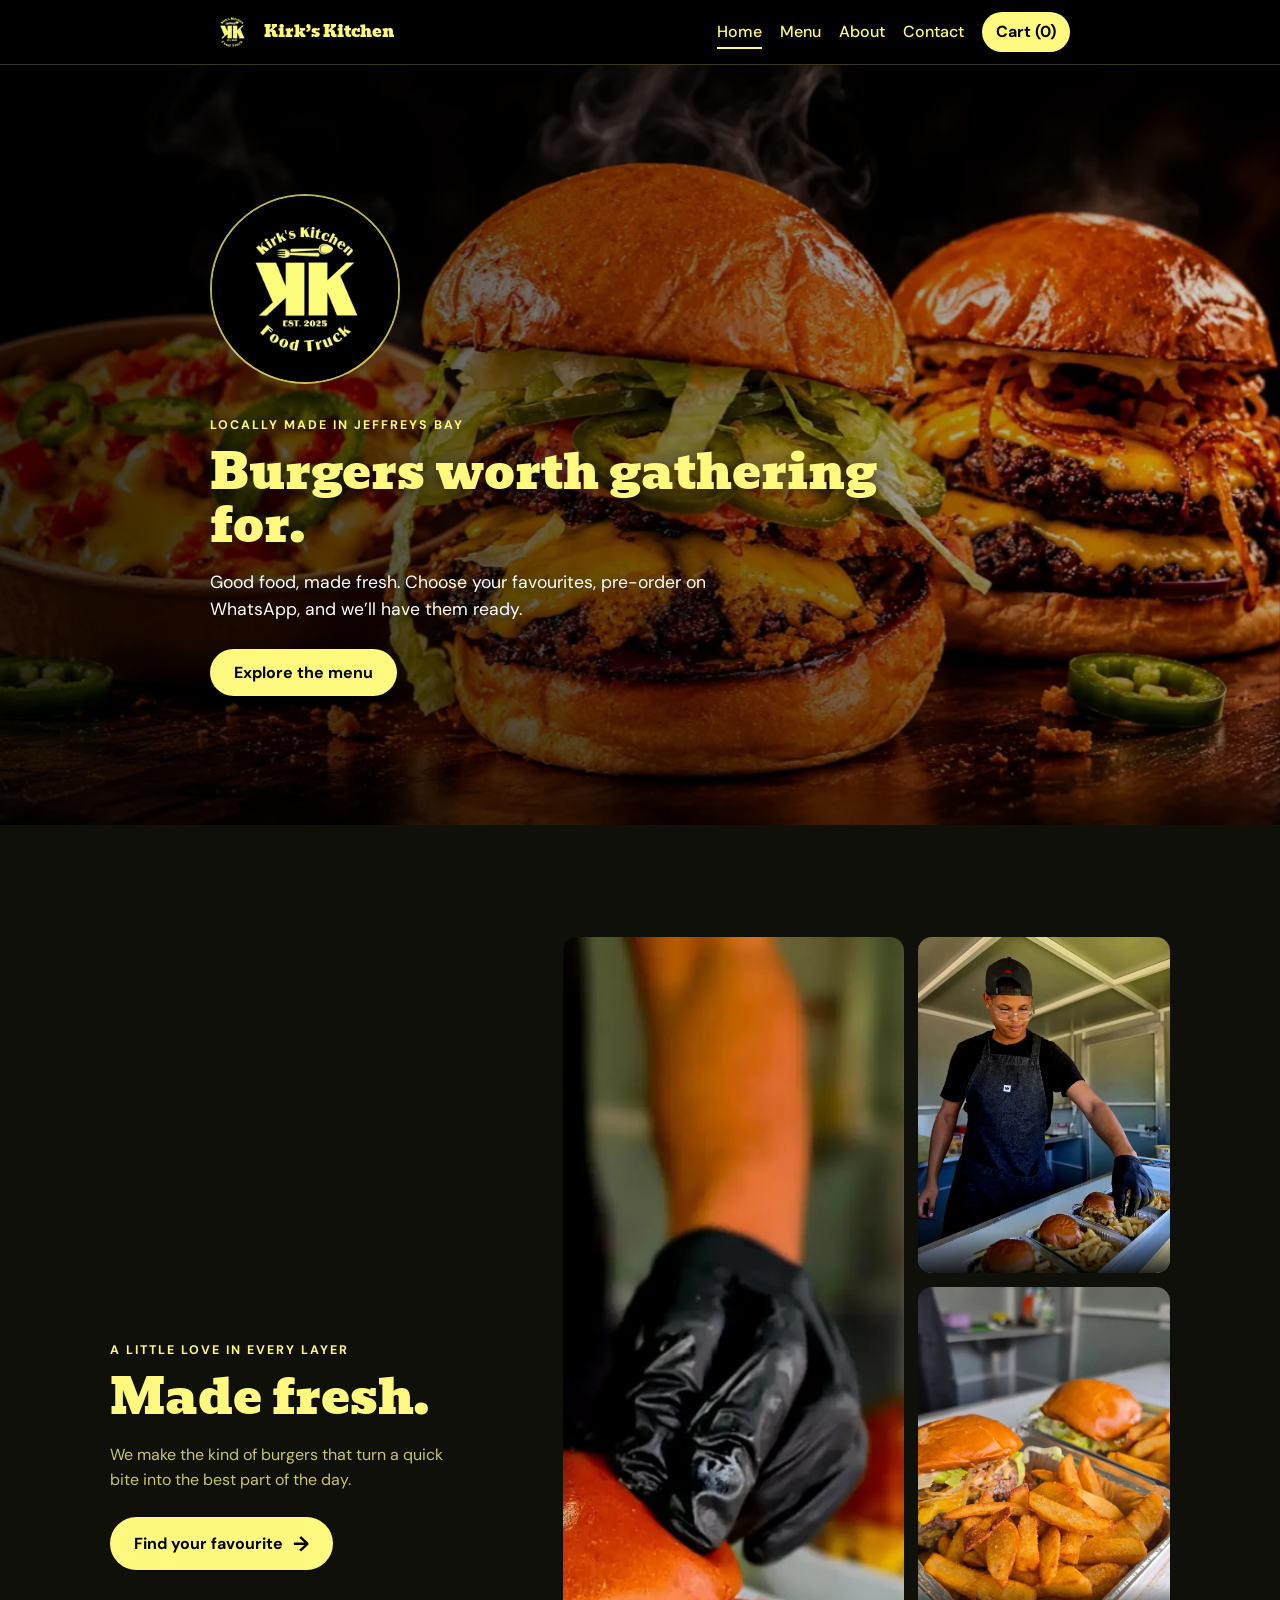
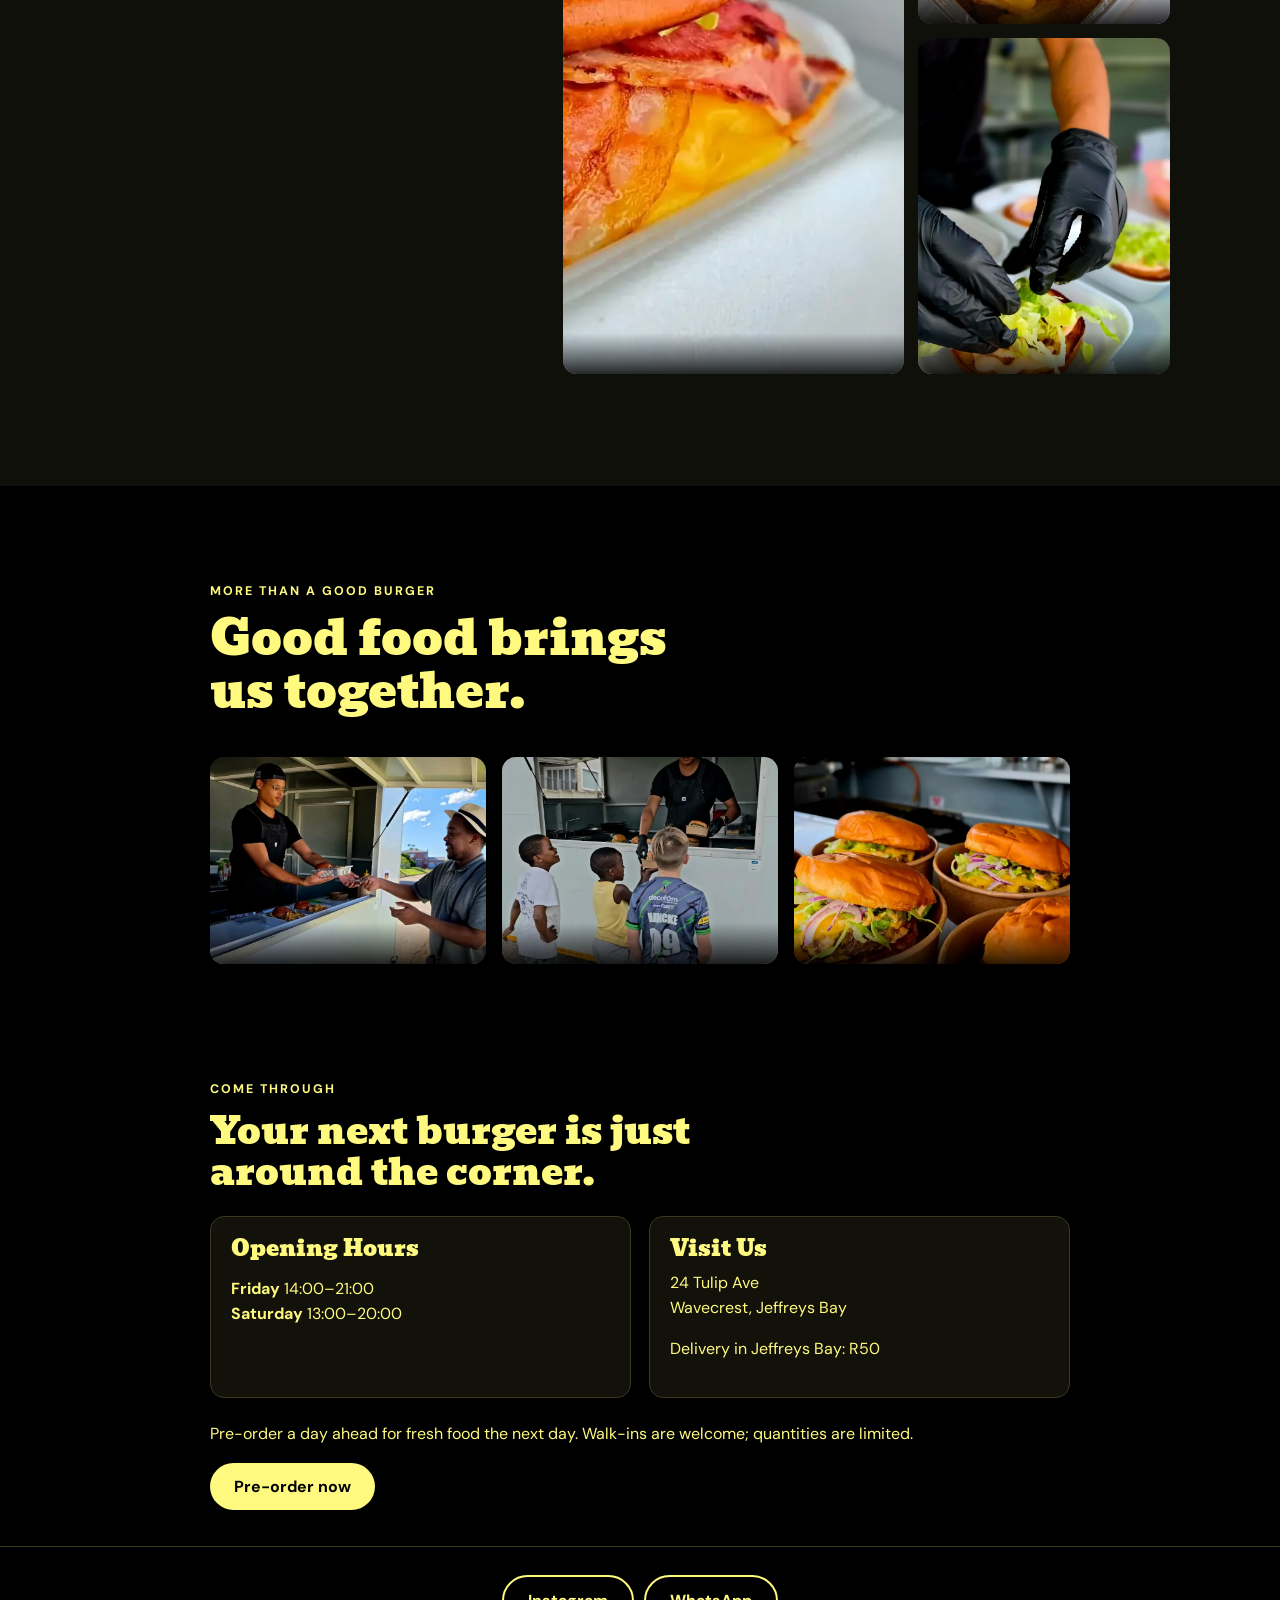
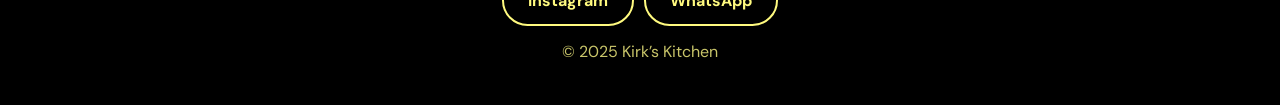
<file: index.html>
<!DOCTYPE html>
<html lang="en">
<head>
  <meta charset="utf-8">
  <meta name="viewport" content="width=device-width, initial-scale=1">
  <link rel="icon" type="image/png" href="logo.webp">
  <meta name="description" content="Burgers and fries from Kirk’s Kitchen. Pre-order online for pickup.">
  <title>Kirk’s Kitchen – Home</title>
  <link rel="preconnect" href="https://fonts.googleapis.com">
  <link rel="preconnect" href="https://fonts.gstatic.com" crossorigin>
  <link href="https://fonts.googleapis.com/css2?family=Bevan&family=DM+Sans:wght@400;500;700&display=swap" rel="stylesheet">
  <link rel="stylesheet" href="site.css">
  <script src="site.js" defer></script>
</head>
<body>
  <header><div class="wrap">
    <a class="brand" href="index.html"><img src="logo.webp" alt=""><span>Kirk’s Kitchen</span></a>
    <button class="nav-toggle" type="button" aria-expanded="false" aria-controls="primary-navigation" aria-label="Open menu"><span></span><span></span><span></span></button>
    <nav id="primary-navigation" aria-label="Main"><a href="index.html" aria-current="page">Home</a><a href="products.html">Menu</a><a href="about.html">About</a><a href="contact.html">Contact</a><a class="cartlink" href="cart.html">Cart (<span data-cart-count>0</span>)</a></nav>
  </div></header>
  <p id="site-error" class="err site-error wrap" role="alert" hidden></p>
  <main>
    <section class="hero">
      <img class="hero-photo" src="Assets/hero img.webp" alt="" aria-hidden="true">
      <div class="wrap hero-content">
        <img class="hero-logo" src="logo.webp" alt="Kirk’s Kitchen logo">
        <p class="hero-kicker">Locally made in Jeffreys Bay</p>
        <h1>Burgers worth gathering for.</h1>
        <p>Good food, made fresh. Choose your favourites, pre-order on WhatsApp, and we’ll have them ready.</p>
        <div class="hero-actions">
          <a class="btn" href="products.html">Explore the menu</a>
        </div>
      </div>
    </section>
    <section class="home-feature" id="our-kitchen">
      <div class="wrap feature-layout">
        <div class="feature-copy">
          <p class="section-kicker">A little love in every layer</p>
          <h2>Made fresh.</h2>
          <p>We make the kind of burgers that turn a quick bite into the best part of the day.</p>
          <a class="btn text-link" href="products.html">Find your favourite <span aria-hidden="true">→</span></a>
        </div>
        <div class="food-collage" aria-label="Fresh burgers and kitchen moments">
          <figure class="collage-card collage-feature">
            <img src="Assets/business%20assets/7.webp" alt="A freshly made double cheeseburger piled high with melted cheese">
            <figcaption></figcaption>
          </figure>
          <figure class="collage-card collage-prep">
            <img src="Assets/business%20assets/2.webp" alt="Kirk preparing a fresh burger in the kitchen">
            <figcaption></figcaption>
          </figure>
          <figure class="collage-card collage-fries">
            <img src="Assets/business%20assets/3.webp" alt="Golden loaded fries served alongside a cheeseburger">
            <figcaption></figcaption>
          </figure>
          <figure class="collage-card collage-hands">
            <img src="Assets/business%20assets/4.webp" alt="A burger being carefully assembled by hand">
            <figcaption></figcaption>
          </figure>
        </div>
      </div>
    </section>
    <section class="home-community">
      <div class="wrap">
        <div class="community-heading">
          <div>
            <p class="section-kicker">More than a good burger</p>
            <h2>Good food brings us together.</h2>
          </div>
          <p></p>
        </div>
        <div class="community-grid">
          <figure class="community-card">
            <img src="Assets/business%20assets/1.webp" alt="A freshly prepared order being handed across the counter">
            <figcaption></figcaption>
          </figure>
          <figure class="community-card">
            <img src="Assets/business%20assets/5.webp" alt="Local kids stopping by the kitchen for a meal">
            <figcaption></figcaption>
          </figure>
          <figure class="community-card">
            <img src="Assets/business%20assets/6.webp" alt="A spread of burgers ready to share">
            <figcaption></figcaption>
          </figure>
        </div>
      </div>
    </section>
    <section class="home-details"><div class="wrap">
      <div class="details-heading">
        <p class="section-kicker">Come through</p>
        <h2>Your next burger is just around the corner.</h2>
      </div>
      <div class="info-grid">
        <div class="panel">
          <h2>Opening Hours</h2>
          <p><strong>Friday</strong> 14:00–21:00<br><strong>Saturday</strong> 13:00–20:00</p>
        </div>
        <div class="panel">
          <h2>Visit Us</h2>
          <address>24 Tulip Ave<br>Wavecrest, Jeffreys Bay</address>
          <p>Delivery in Jeffreys Bay: R50</p>
        </div>
      </div>
      <p>Pre-order a day ahead for fresh food the next day. Walk-ins are welcome; quantities are limited.</p>
      <a class="btn" href="products.html">Pre-order now</a>
    </div></section>
  </main>
  <footer><div class="wrap">
    <div class="row"><a class="btn ghost" href="https://www.instagram.com/kirk.skitchen" target="_blank" rel="noopener">Instagram</a><a class="btn ghost" href="https://wa.me/27817310083" target="_blank" rel="noopener">WhatsApp</a></div>
    <div>© 2025 Kirk’s Kitchen</div>
  </div></footer>
</body>
</html>
</file>
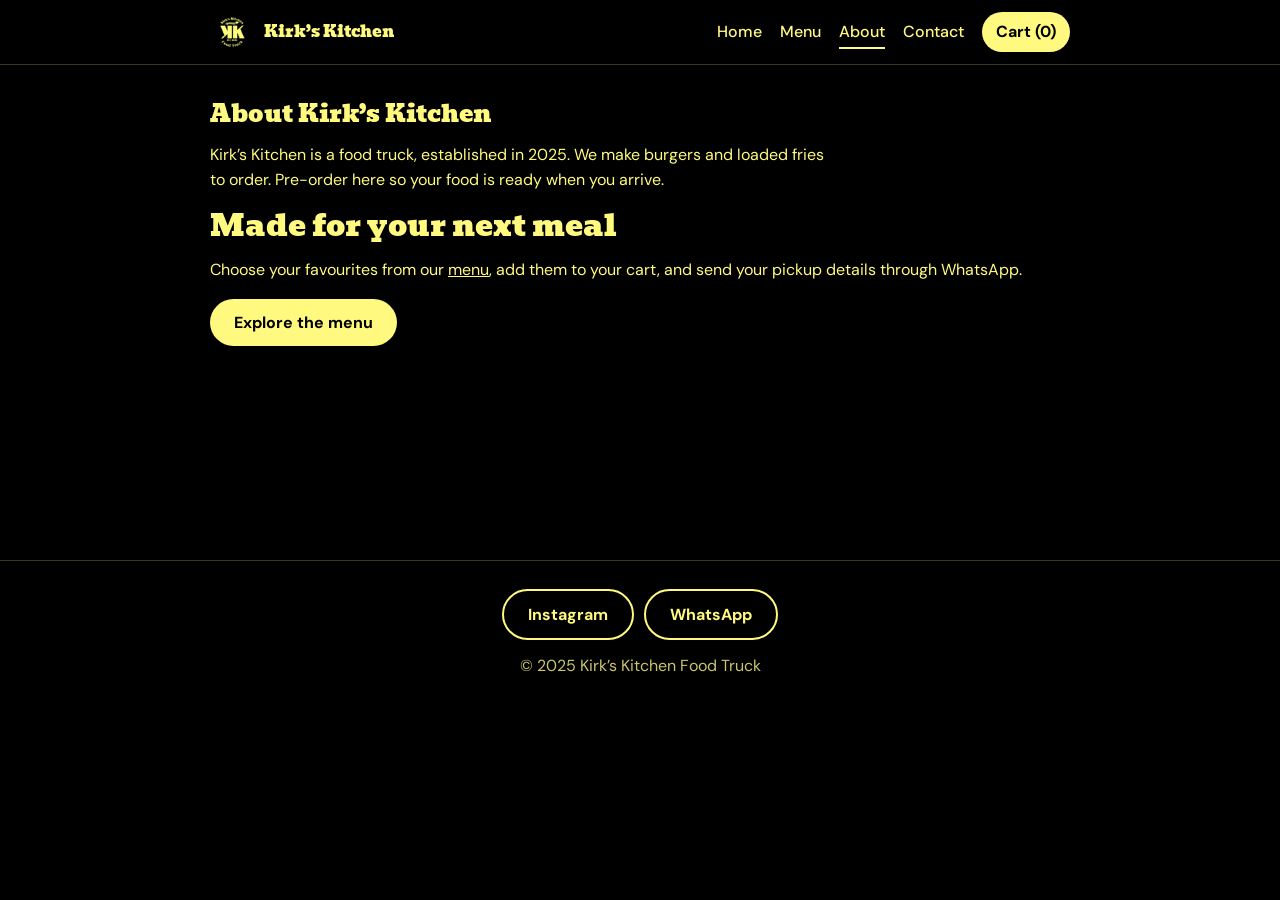
<file: about.html>
<!DOCTYPE html>
<html lang="en">
<head>
  <meta charset="utf-8">
  <meta name="viewport" content="width=device-width, initial-scale=1">
  <link rel="icon" type="image/png" href="logo.png">
  <meta name="description" content="Learn about Kirk’s Kitchen, a food truck serving burgers and loaded fries.">
  <title>About – Kirk’s Kitchen</title>
  <link rel="preconnect" href="https://fonts.googleapis.com">
  <link rel="preconnect" href="https://fonts.gstatic.com" crossorigin>
  <link href="https://fonts.googleapis.com/css2?family=Bevan&family=DM+Sans:wght@400;500;700&display=swap" rel="stylesheet">
  <link rel="stylesheet" href="site.css">
  <script src="site.js" defer></script>
</head>
<body>
  <header><div class="wrap">
    <a class="brand" href="index.html"><img src="logo.png" alt=""><span>Kirk’s Kitchen</span></a>
    <button class="nav-toggle" type="button" aria-expanded="false" aria-controls="primary-navigation" aria-label="Open menu"><span></span><span></span><span></span></button>
    <nav id="primary-navigation" aria-label="Main"><a href="index.html">Home</a><a href="products.html">Menu</a><a href="about.html" aria-current="page">About</a><a href="contact.html">Contact</a><a class="cartlink" href="cart.html">Cart (<span data-cart-count>0</span>)</a></nav>
  </div></header>
  <p id="site-error" class="err site-error wrap" role="alert" hidden></p>
  <main>
    <section><div class="wrap">
      <h1>About Kirk’s Kitchen</h1>
      <p style="max-width:56ch">Kirk’s Kitchen is a food truck, established in 2025. We make burgers and loaded fries to order. Pre-order here so your food is ready when you arrive.</p>
      <h2>Made for your next meal</h2>
      <p>Choose your favourites from our <a href="products.html">menu</a>, add them to your cart, and send your pickup details through WhatsApp.</p>
      <a class="btn" href="products.html">Explore the menu</a>
    </div></section>
  </main>
  <footer><div class="wrap">
    <div class="row"><a class="btn ghost" href="https://www.instagram.com/kirk.skitchen" target="_blank" rel="noopener">Instagram</a><a class="btn ghost" href="https://wa.me/27817310083" target="_blank" rel="noopener">WhatsApp</a></div>
    <div>© 2025 Kirk’s Kitchen Food Truck</div>
  </div></footer>
</body>
</html>
</file>
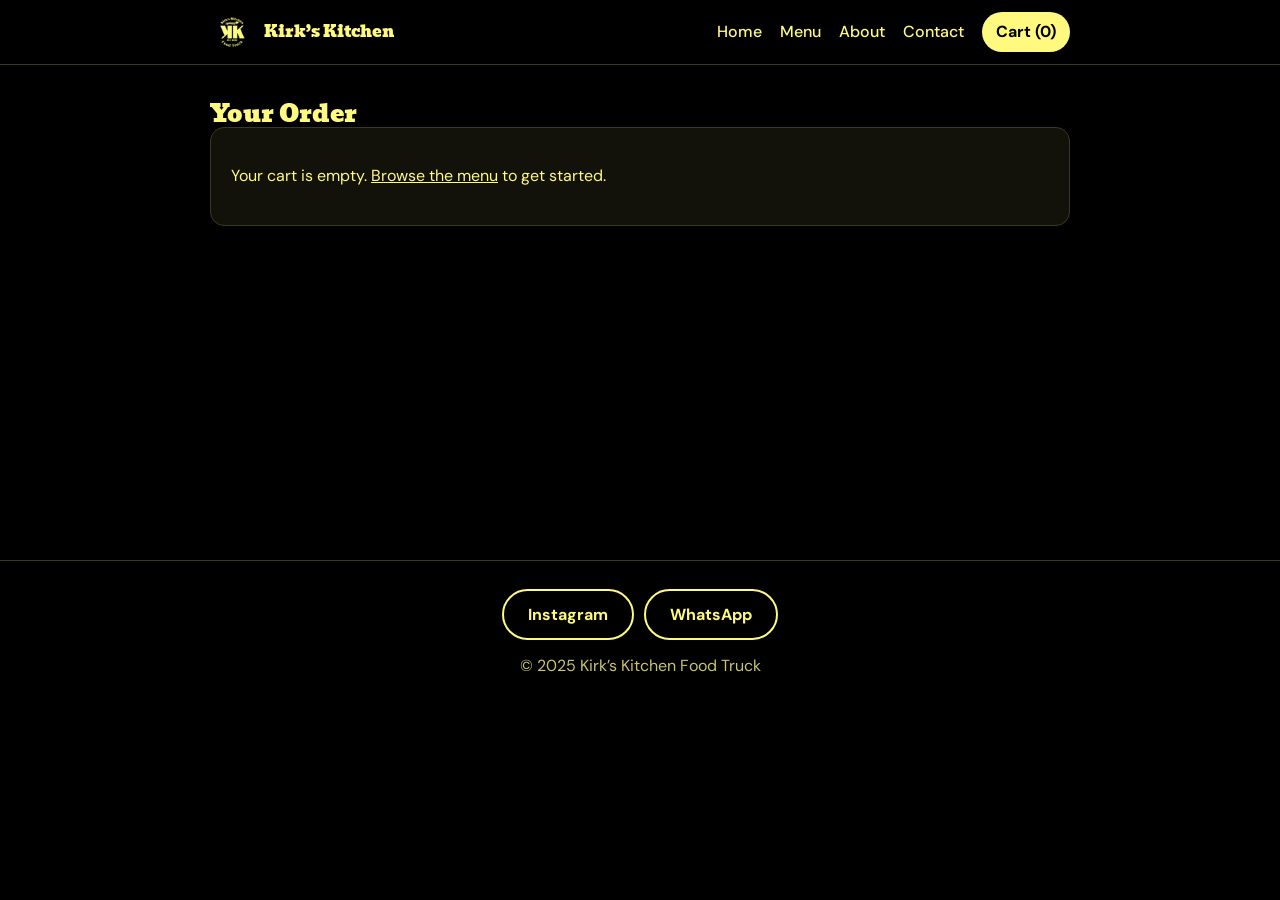
<file: cart.html>
<!DOCTYPE html>
<html lang="en">
<head>
  <meta charset="utf-8">
  <meta name="viewport" content="width=device-width, initial-scale=1">
  <link rel="icon" type="image/png" href="logo.png">
  <meta name="description" content="Review your Kirk’s Kitchen order and choose a pickup time.">
  <title>Your Cart – Kirk’s Kitchen</title>
  <link rel="preconnect" href="https://fonts.googleapis.com">
  <link rel="preconnect" href="https://fonts.gstatic.com" crossorigin>
  <link href="https://fonts.googleapis.com/css2?family=Bevan&family=DM+Sans:wght@400;500;700&display=swap" rel="stylesheet">
  <link rel="stylesheet" href="site.css">
  <script src="site.js" defer></script>
</head>
<body>
  <header><div class="wrap">
    <a class="brand" href="index.html"><img src="logo.webp" alt=""><span>Kirk’s Kitchen</span></a>
    <button class="nav-toggle" type="button" aria-expanded="false" aria-controls="primary-navigation" aria-label="Open menu"><span></span><span></span><span></span></button>
    <nav id="primary-navigation" aria-label="Main"><a href="index.html">Home</a><a href="products.html">Menu</a><a href="about.html">About</a><a href="contact.html">Contact</a><a class="cartlink" href="cart.html" aria-current="page">Cart (<span data-cart-count>0</span>)</a></nav>
  </div></header>
  <p id="site-error" class="err site-error wrap" role="alert" hidden></p>
  <main>
    <section><div class="wrap">
      <h1>Your Order</h1>
      <div class="panel">
        <p id="empty">Your cart is empty. <a href="products.html">Browse the menu</a> to get started.</p>
        <div id="filled" hidden>
          <ul class="lines" id="lines"></ul>
          <div class="total"><span>Total</span><span id="total"></span></div>
          <label for="name">Your name</label><input id="name" autocomplete="name">
          <label for="phone">Phone number</label><input id="phone" type="tel" autocomplete="tel">
          <label for="time">Pickup time</label><input id="time" placeholder="For example, 6:30 pm">
          <label for="notes">Notes (optional)</label><textarea id="notes" rows="2" placeholder="No onions, extra sauce…"></textarea>
          <p class="err" id="err" role="alert"></p>
          <button class="btn" id="place" type="button">Place pre-order</button>
        </div>
        <div class="done" id="done">
          <strong>Almost done. Send this order on WhatsApp.</strong>
          <textarea id="msg" readonly aria-label="Your order message"></textarea>
          <div class="row">
            <a class="btn" id="wa" href="https://wa.me/27817310083" target="_blank" rel="noopener">Open WhatsApp</a>
            <button class="btn ghost" id="copy" type="button">Copy order</button>
          </div>
          <p style="color:var(--dim);margin:12px 0 0">Review the pre-filled order in WhatsApp and send it. We’ll confirm your pickup time.</p>
        </div>
      </div>
    </div></section>
  </main>
  <footer><div class="wrap">
    <div class="row"><a class="btn ghost" href="https://www.instagram.com/kirk.skitchen" target="_blank" rel="noopener">Instagram</a><a class="btn ghost" href="https://wa.me/27817310083" target="_blank" rel="noopener">WhatsApp</a></div>
    <div>© 2025 Kirk’s Kitchen Food Truck</div>
  </div></footer>
  <a class="bar" id="bar" href="cart.html"><span id="barcount"></span><span id="bartotal"></span></a>
</body>
</html>
</file>
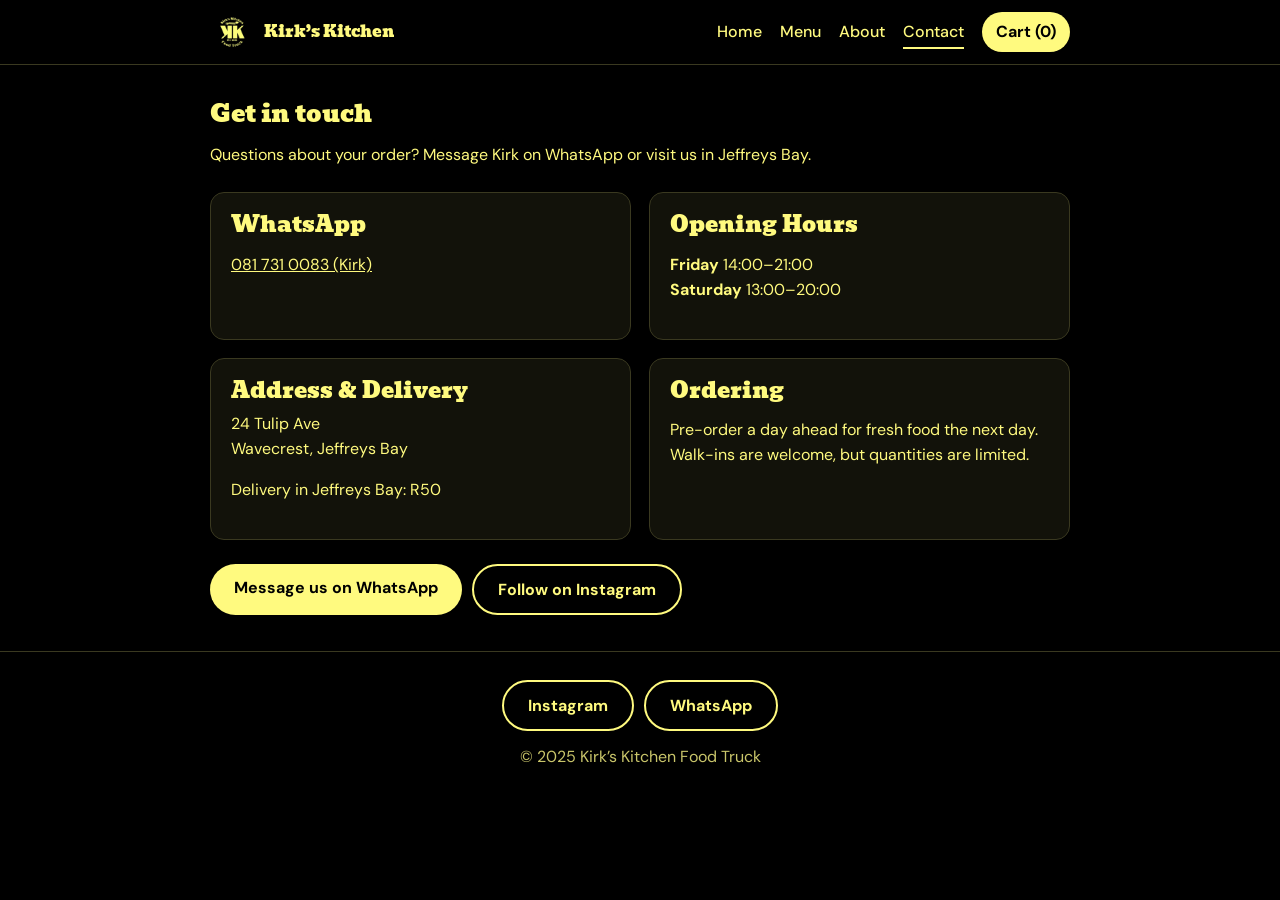
<file: contact.html>
<!DOCTYPE html>
<html lang="en">
<head>
  <meta charset="utf-8">
  <meta name="viewport" content="width=device-width, initial-scale=1">
  <link rel="icon" type="image/png" href="logo.png">
  <meta name="description" content="Contact Kirk’s Kitchen, find our opening hours and get directions.">
  <title>Contact – Kirk’s Kitchen</title>
  <link rel="preconnect" href="https://fonts.googleapis.com">
  <link rel="preconnect" href="https://fonts.gstatic.com" crossorigin>
  <link href="https://fonts.googleapis.com/css2?family=Bevan&family=DM+Sans:wght@400;500;700&display=swap" rel="stylesheet">
  <link rel="stylesheet" href="site.css">
  <script src="site.js" defer></script>
</head>
<body>
  <header><div class="wrap">
    <a class="brand" href="index.html"><img src="logo.png" alt=""><span>Kirk’s Kitchen</span></a>
    <button class="nav-toggle" type="button" aria-expanded="false" aria-controls="primary-navigation" aria-label="Open menu"><span></span><span></span><span></span></button>
    <nav id="primary-navigation" aria-label="Main"><a href="index.html">Home</a><a href="products.html">Menu</a><a href="about.html">About</a><a href="contact.html" aria-current="page">Contact</a><a class="cartlink" href="cart.html">Cart (<span data-cart-count>0</span>)</a></nav>
  </div></header>
  <p id="site-error" class="err site-error wrap" role="alert" hidden></p>
  <main>
    <section><div class="wrap">
      <h1>Get in touch</h1>
      <p>Questions about your order? Message Kirk on WhatsApp or visit us in Jeffreys Bay.</p>
      <div class="info-grid">
        <div class="panel">
          <h2>WhatsApp</h2>
          <p><a href="https://wa.me/27817310083" target="_blank" rel="noopener">081 731 0083 (Kirk)</a></p>
        </div>
        <div class="panel">
          <h2>Opening Hours</h2>
          <p><strong>Friday</strong> 14:00–21:00<br><strong>Saturday</strong> 13:00–20:00</p>
        </div>
        <div class="panel">
          <h2>Address &amp; Delivery</h2>
          <address>24 Tulip Ave<br>Wavecrest, Jeffreys Bay</address>
          <p>Delivery in Jeffreys Bay: R50</p>
        </div>
        <div class="panel">
          <h2>Ordering</h2>
          <p>Pre-order a day ahead for fresh food the next day. Walk-ins are welcome, but quantities are limited.</p>
        </div>
      </div>
      <div class="row contact-actions">
        <a class="btn" href="https://wa.me/27817310083" target="_blank" rel="noopener">Message us on WhatsApp</a>
        <a class="btn ghost" href="https://www.instagram.com/kirk.skitchen" target="_blank" rel="noopener">Follow on Instagram</a>
      </div>
    </div></section>
  </main>
  <footer><div class="wrap">
    <div class="row"><a class="btn ghost" href="https://www.instagram.com/kirk.skitchen" target="_blank" rel="noopener">Instagram</a><a class="btn ghost" href="https://wa.me/27817310083" target="_blank" rel="noopener">WhatsApp</a></div>
    <div>© 2025 Kirk’s Kitchen Food Truck</div>
  </div></footer>
</body>
</html>
</file>
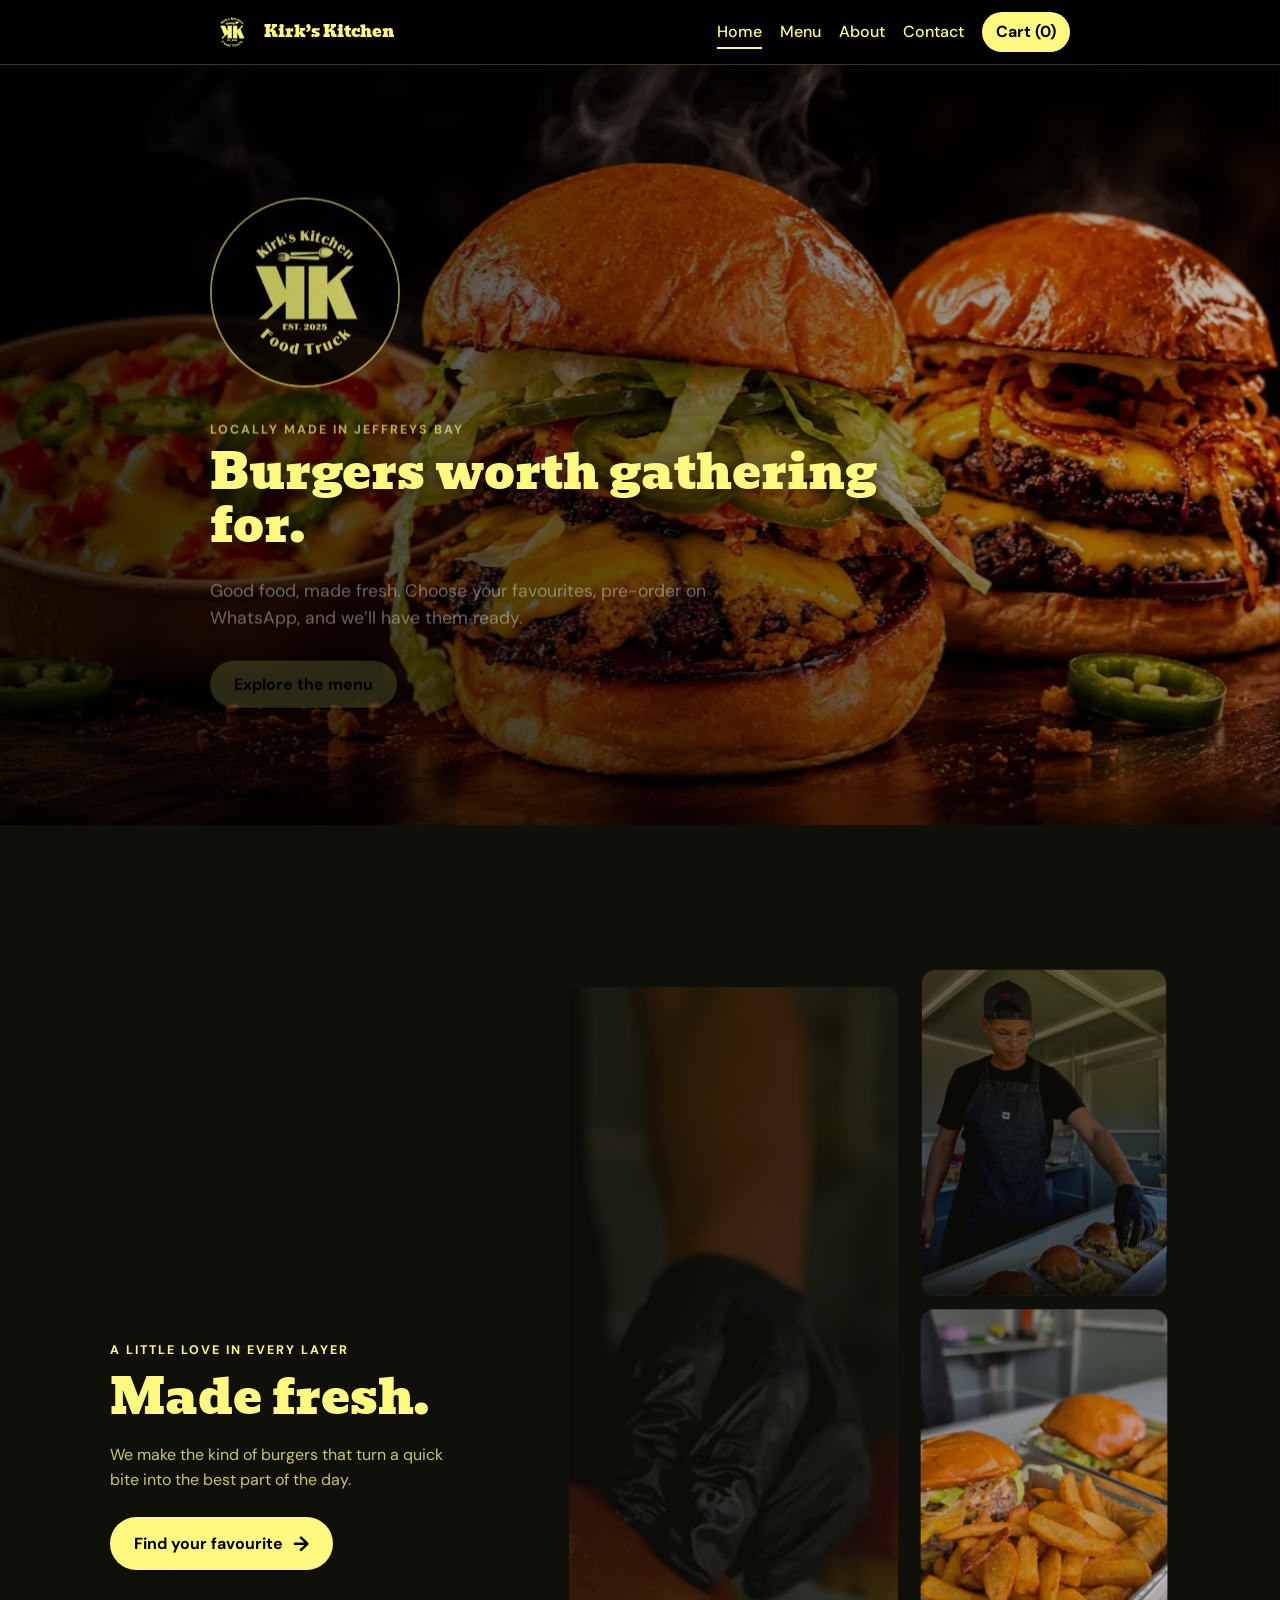
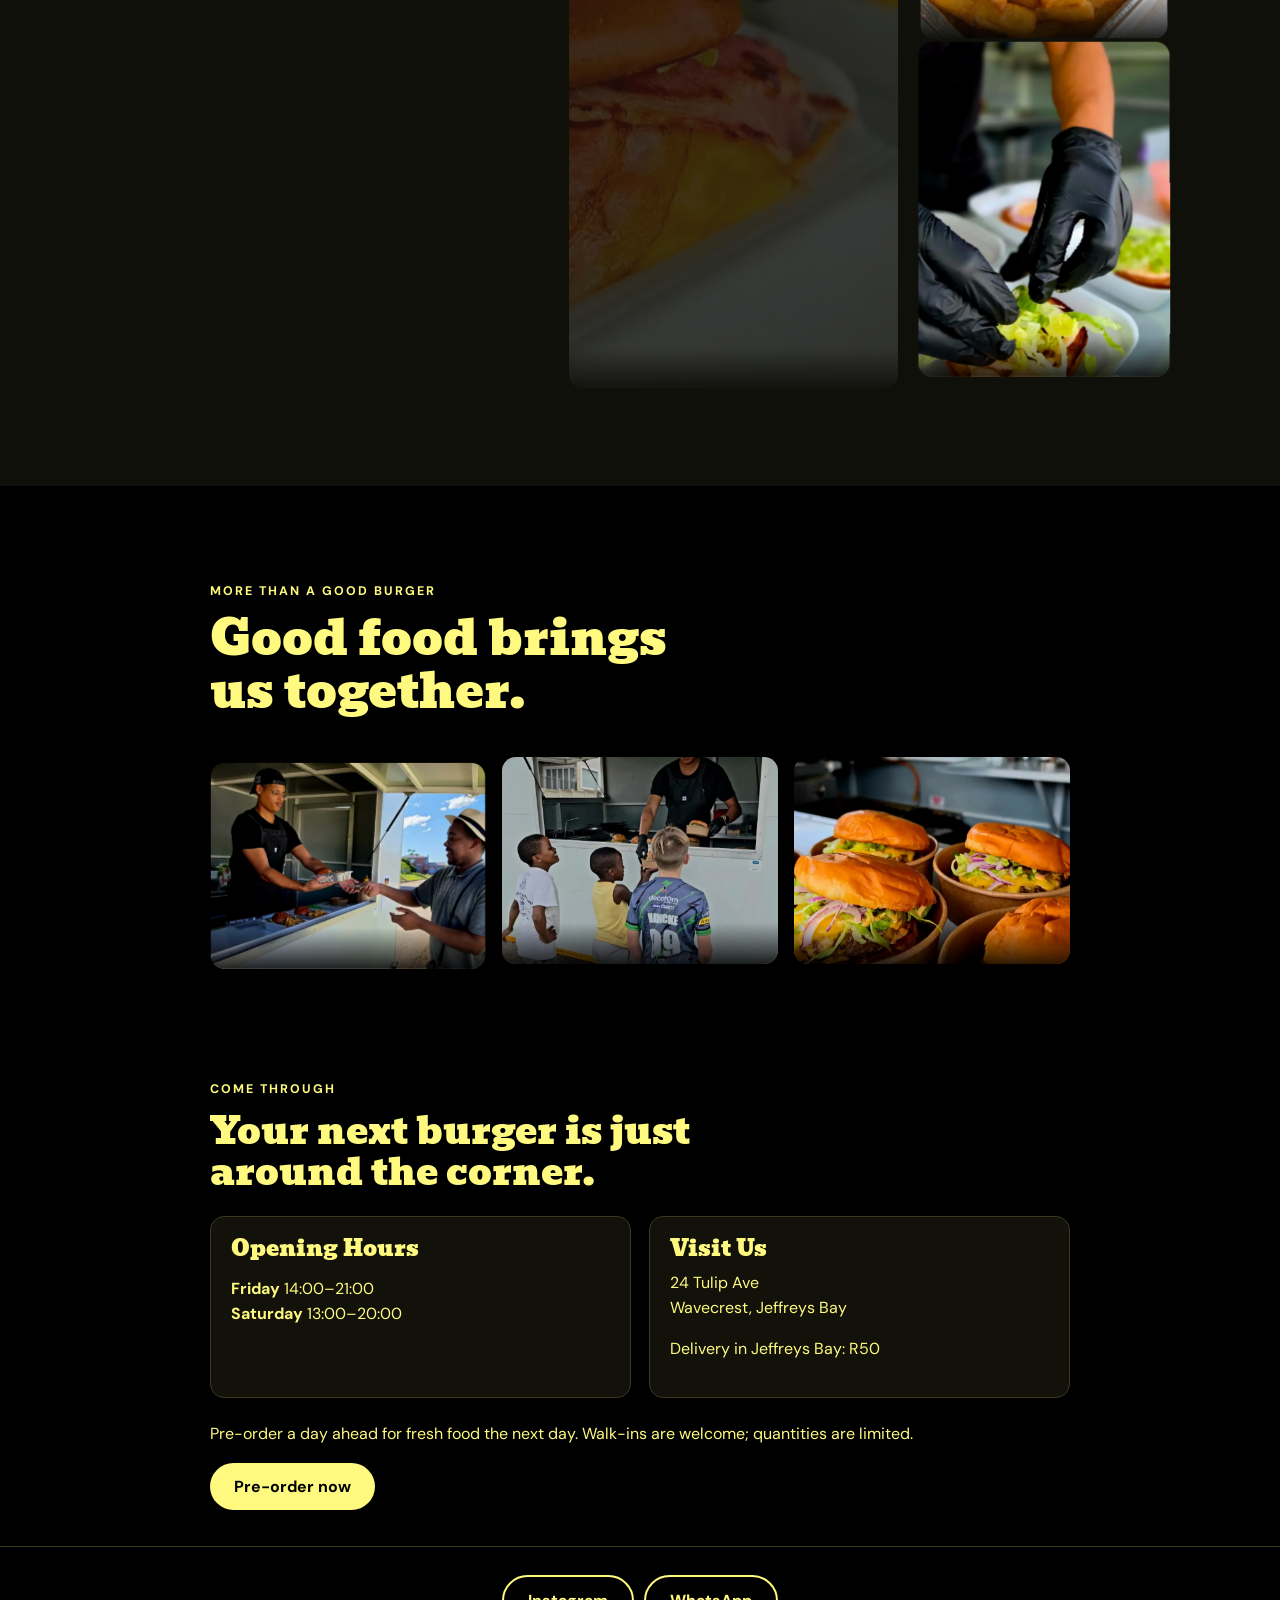
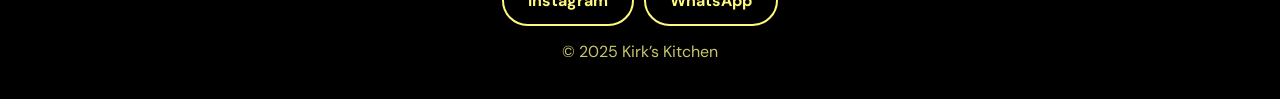
<file: Kirk’s Kitchen – Pre-order.html>
<!DOCTYPE html>
<html lang="en">
<head>
  <meta charset="utf-8">
  <meta name="viewport" content="width=device-width, initial-scale=1">
  <link rel="icon" type="image/png" href="logo.png">
  <meta http-equiv="refresh" content="0; url=index.html">
  <link rel="canonical" href="index.html">
  <title>Kirk’s Kitchen</title>
</head>
<body>
  <p><a href="index.html">Continue to the Kirk’s Kitchen home page</a></p>
</body>
</html>
</file>
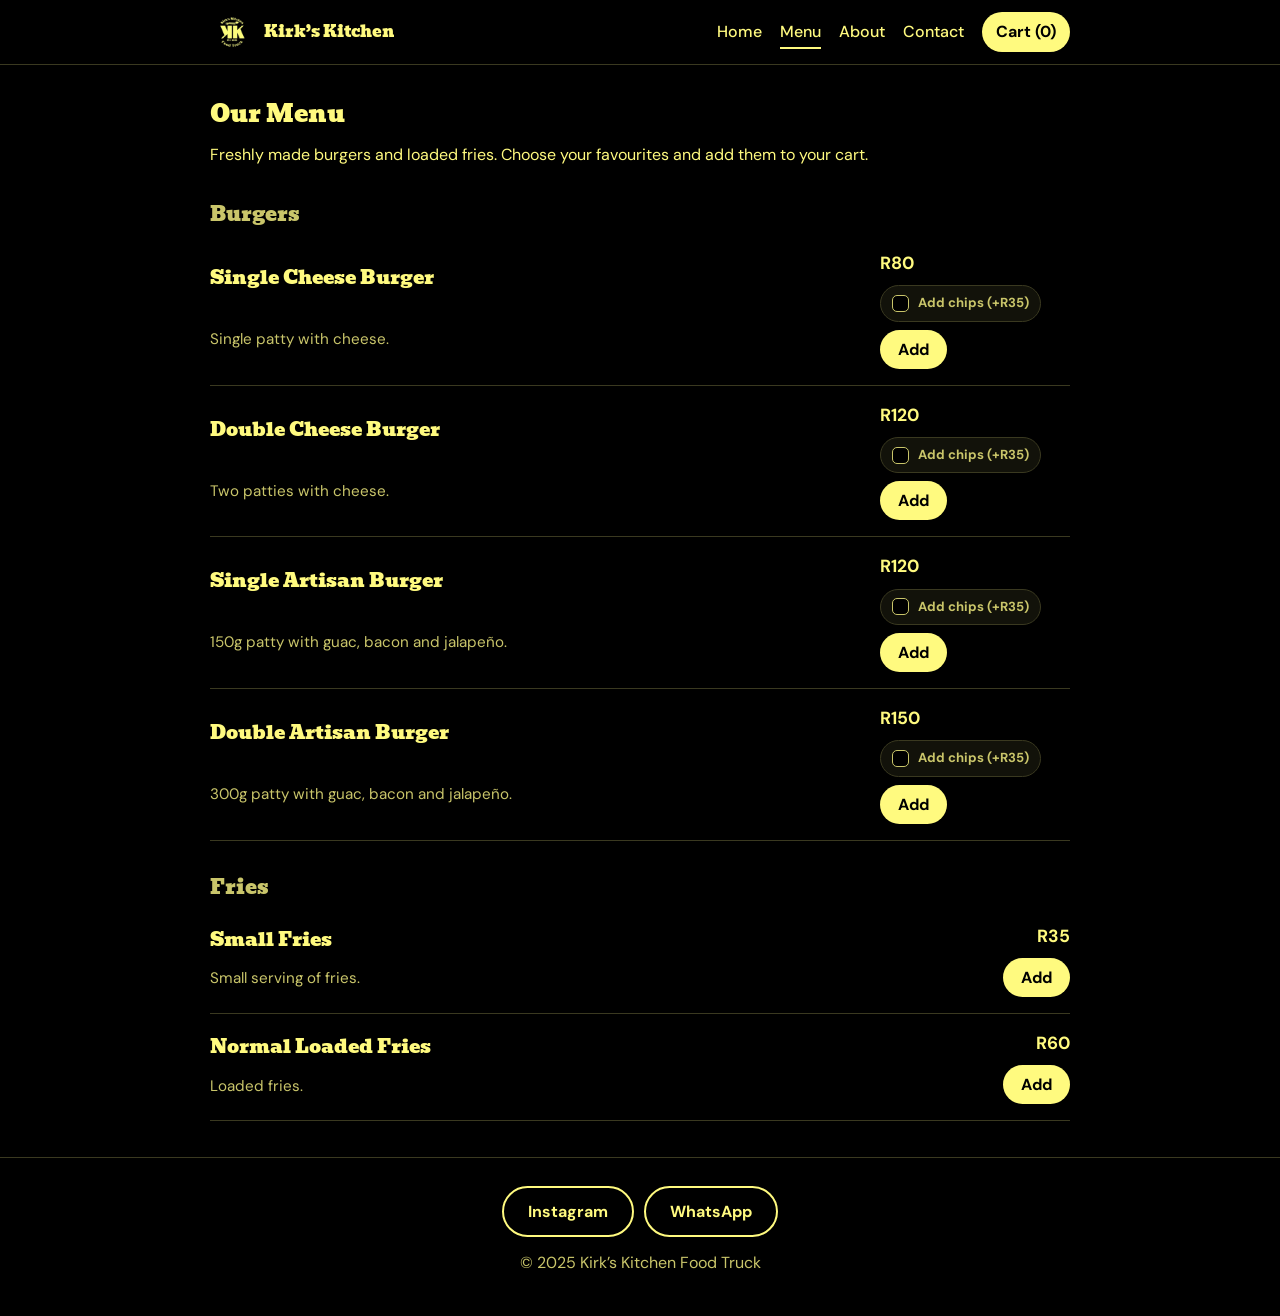
<file: products.html>
<!DOCTYPE html>
<html lang="en">
<head>
  <meta charset="utf-8">
  <meta name="viewport" content="width=device-width, initial-scale=1">
  <link rel="icon" type="image/png" href="logo.webp">
  <meta name="description" content="Browse burgers and loaded fries from Kirk’s Kitchen.">
  <title>Menu – Kirk’s Kitchen</title>
  <link rel="preconnect" href="https://fonts.googleapis.com">
  <link rel="preconnect" href="https://fonts.gstatic.com" crossorigin>
  <link href="https://fonts.googleapis.com/css2?family=Bevan&family=DM+Sans:wght@400;500;700&display=swap" rel="stylesheet">
  <link rel="stylesheet" href="site.css">
  <script src="site.js" defer></script>
</head>
<body>
  <header><div class="wrap">
    <a class="brand" href="index.html"><img src="logo.webp" alt=""><span>Kirk’s Kitchen</span></a>
    <button class="nav-toggle" type="button" aria-expanded="false" aria-controls="primary-navigation" aria-label="Open menu"><span></span><span></span><span></span></button>
    <nav id="primary-navigation" aria-label="Main"><a href="index.html">Home</a><a href="products.html" aria-current="page">Menu</a><a href="about.html">About</a><a href="contact.html">Contact</a><a class="cartlink" href="cart.html">Cart (<span data-cart-count>0</span>)</a></nav>
  </div></header>
  <p id="site-error" class="err site-error wrap" role="alert" hidden></p>
  <main>
    <section><div class="wrap">
      <h1>Our Menu</h1>
      <p>Freshly made burgers and loaded fries. Choose your favourites and add them to your cart.</p>
      <div id="menulist"></div>
    </div></section>
  </main>
  <footer><div class="wrap">
    <div class="row"><a class="btn ghost" href="https://www.instagram.com/kirk.skitchen" target="_blank" rel="noopener">Instagram</a><a class="btn ghost" href="https://wa.me/27817310083" target="_blank" rel="noopener">WhatsApp</a></div>
    <div>© 2025 Kirk’s Kitchen Food Truck</div>
  </div></footer>
  <a class="bar" id="bar" href="cart.html"><span id="barcount"></span><span id="bartotal"></span></a>
</body>
</html>
</file>
<file: site.css>
:root {
  color-scheme: dark;
  --bg: #000;
  --ink: #fffa7f;
  --dim: #c9c56a;
  --line: #3a3920;
  --panel: #12120a;
  --on: #000;
  box-sizing: border-box;
}

*, *::before, *::after { box-sizing: inherit; }
html { scroll-behavior: smooth; }
@keyframes rise-in {
  from { opacity: 0; transform: translateY(14px); }
  to { opacity: 1; transform: translateY(0); }
}
@keyframes hero-photo-in {
  from { opacity: .65; }
  to { opacity: 1; }
}
@keyframes hero-photo-drift {
  from { transform: scale(1); }
  to { transform: scale(1.045); }
}
body {
  margin: 0;
  background: var(--bg);
  color: var(--ink);
  font: 400 1rem/1.55 "DM Sans", system-ui, sans-serif;
}
h1, h2, h3 {
  margin: 0;
  font-family: Bevan, Georgia, serif;
  font-weight: 400;
  line-height: 1.1;
}
a { color: inherit; }
:focus-visible { outline: 3px solid var(--ink); outline-offset: 3px; }
.wrap { max-width: 900px; margin: 0 auto; padding: 0 20px; }

header {
  position: sticky;
  top: 0;
  z-index: 5;
  background: var(--bg);
  border-bottom: 1px solid var(--line);
}
header .wrap { display: flex; align-items: center; gap: 14px; min-height: 64px; }
header img { width: 44px; height: 44px; border-radius: 50%; }
header .brand {
  display: flex;
  align-items: center;
  gap: 10px;
  font-family: Bevan, Georgia, serif;
  text-decoration: none;
  white-space: nowrap;
}
.nav-toggle {
  display: none;
  width: 48px;
  height: 48px;
  flex-direction: column;
  align-items: center;
  justify-content: center;
  gap: 5px;
  border: 0;
  border-radius: 0;
  background: transparent;
  color: var(--ink);
  cursor: pointer;
}
.nav-toggle span {
  width: 20px;
  height: 2px;
  border-radius: 2px;
  background: currentColor;
  transition: transform 180ms ease, opacity 180ms ease;
}
.nav-toggle[aria-expanded="true"] span:first-child { transform: translateY(7px) rotate(45deg); }
.nav-toggle[aria-expanded="true"] span:nth-child(2) { opacity: 0; }
.nav-toggle[aria-expanded="true"] span:last-child { transform: translateY(-7px) rotate(-45deg); }
nav {
  display: flex;
  align-items: center;
  gap: 18px;
  margin-left: auto;
  font-weight: 500;
}
nav a {
  position: relative;
  text-decoration: none;
  white-space: nowrap;
}
nav a:not(.cartlink)::after {
  position: absolute;
  right: 0;
  bottom: -5px;
  left: 0;
  height: 2px;
  background: var(--ink);
  content: "";
  transform: scaleX(0);
  transform-origin: left;
  transition: transform 180ms ease;
}
nav a:not(.cartlink):hover::after,
nav a:not(.cartlink)[aria-current="page"]::after { transform: scaleX(1); }
.cartlink {
  padding: 8px 14px;
  border-radius: 99px;
  background: var(--ink);
  color: var(--on);
  font-weight: 700;
  transition: transform 180ms ease, box-shadow 180ms ease;
}

main { min-height: 55vh; }
section { padding: 36px 0; }
.hero {
  position: relative;
  display: grid;
  align-items: center;
  min-height: min(760px, calc(100vh - 64px));
  min-height: min(760px, calc(100svh - 64px));
  overflow: hidden;
  padding: clamp(44px, 7vw, 88px) 0;
  background: #17130f;
  text-align: left;
}
.hero::before {
  position: absolute;
  z-index: 1;
  inset: 0;
  background:
    linear-gradient(90deg, rgb(0 0 0 / 78%), rgb(0 0 0 / 48%) 56%, rgb(0 0 0 / 15%)),
    linear-gradient(0deg, rgb(0 0 0 / 35%), transparent 48%);
  content: "";
}
.hero img { width: min(300px, 72vw); height: auto; border-radius: 50%; }
.hero .hero-photo {
  position: absolute;
  z-index: 0;
  inset: 0;
  width: 100%;
  height: 100%;
  aspect-ratio: auto;
  border-radius: 0;
  object-fit: cover;
  object-position: center 58%;
  box-shadow: none;
  animation: hero-photo-in 900ms ease-out both, hero-photo-drift 24s ease-in-out 900ms infinite alternate;
}
.hero-content { position: relative; z-index: 2; width: 100%; }
.hero img.hero-logo {
  width: min(190px, 42vw);
  margin: 0 0 24px;
  border: 2px solid rgb(255 250 127 / 72%);
  animation: rise-in 650ms 100ms ease-out both;
}
.hero-kicker, .section-kicker {
  margin: 0 0 12px;
  color: var(--ink);
  font-size: .78rem;
  font-weight: 700;
  letter-spacing: .16em;
  text-transform: uppercase;
}
.hero-kicker { animation: rise-in 650ms 150ms ease-out both; }
.hero h1 {
  max-width: 22ch;
  margin: 0;
  font-size: clamp(1.9rem, 7vw, 3rem);
  text-shadow: 0 2px 18px rgb(0 0 0 / 60%);
}
.hero-content > p:not(.hero-kicker) {
  max-width: 42ch;
  margin: 16px 0 26px;
  color: #fff;
  font-size: 1.1rem;
  text-shadow: 0 2px 12px rgb(0 0 0 / 70%);
  animation: rise-in 650ms 300ms ease-out both;
}
.hero .btn { animation: rise-in 650ms 400ms ease-out both; }
.hero-actions { display: flex; flex-wrap: wrap; gap: 12px; }
.hero-actions .btn.ghost { border-color: rgb(255 250 127 / 78%); background: rgb(0 0 0 / 18%); }
h2 { margin-bottom: 10px; font-size: 1.9rem; }
h3 { font-size: 1.2rem; }
.home-feature { padding: clamp(64px, 9vw, 112px) 0; background: #10100b; }
.feature-layout { display: grid; grid-template-columns: minmax(230px, .75fr) minmax(0, 1.25fr); align-items: center; gap: clamp(36px, 7vw, 88px); max-width: 1100px; }
.feature-copy h2, .community-heading h2, .details-heading h2 { max-width: 15ch; font-size: clamp(2rem, 4vw, 3rem); }
.feature-copy > p:not(.section-kicker) { max-width: 38ch; margin: 18px 0 24px; color: var(--dim); }
.text-link { display: inline-flex; align-items: center; gap: 10px; font-weight: 700; text-decoration-color: var(--ink); text-underline-offset: 5px; }
.text-link span { font-size: 1.3rem; transition: transform 180ms ease; }
.food-collage { display: grid; grid-template-columns: 1.15fr .85fr; grid-template-rows: repeat(3, minmax(130px, 1fr)); gap: 14px; }
.collage-card, .community-card { position: relative; min-width: 0; overflow: hidden; margin: 0; border-radius: 14px; background: var(--panel); }
.collage-card img, .community-card img { display: block; width: 100%; height: 100%; object-fit: cover; transition: transform 500ms ease; }
.collage-feature { grid-row: 1 / span 3; }
.collage-feature img { object-position: 54% center; }
.collage-prep img { object-position: center 35%; }
.collage-fries img { object-position: center 70%; }
.collage-card figcaption, .community-card figcaption {
  position: absolute;
  right: 0;
  bottom: 0;
  left: 0;
  padding: 28px 14px 13px;
  background: linear-gradient(transparent, rgb(0 0 0 / 82%));
  color: #fff;
  font-size: .86rem;
  font-weight: 700;
}
.home-community { padding: clamp(58px, 8vw, 96px) 0; }
.community-heading { display: flex; align-items: end; justify-content: space-between; gap: 24px; margin-bottom: 28px; }
.community-heading > p { max-width: 30ch; margin: 0 0 6px; color: var(--dim); }
.community-grid { display: grid; grid-template-columns: repeat(3, minmax(0, 1fr)); gap: 16px; }
.community-card { aspect-ratio: 4 / 3; }
.community-card img { object-position: center 42%; }
.community-card:nth-child(2) img { object-position: center 35%; }
.community-card:nth-child(3) img { object-position: center 65%; }
.home-details { padding-top: 20px; }
.details-heading { margin-bottom: 22px; }
.details-heading h2 { max-width: 24ch; font-size: clamp(1.7rem, 3vw, 2.3rem); }
html.scroll-motion .home-feature .collage-card,
html.scroll-motion .home-community .community-card {
  opacity: 0;
  transform: translateY(36px) scale(.96);
  transition: opacity 700ms ease, transform 850ms cubic-bezier(.2, .75, .25, 1);
}
html.scroll-motion .food-collage .collage-card:nth-child(2),
html.scroll-motion .community-grid .community-card:nth-child(2) { transition-delay: 110ms; }
html.scroll-motion .food-collage .collage-card:nth-child(3),
html.scroll-motion .community-grid .community-card:nth-child(3) { transition-delay: 220ms; }
html.scroll-motion .food-collage .collage-card:nth-child(4) { transition-delay: 330ms; }
html.scroll-motion .collage-card img,
html.scroll-motion .community-card img { transform: scale(1.08); transition: transform 1100ms cubic-bezier(.2, .75, .25, 1); }
html.scroll-motion .collage-card.is-visible,
html.scroll-motion .community-card.is-visible { opacity: 1; transform: translateY(0) scale(1); }
html.scroll-motion .collage-card.is-visible:not(:hover) img,
html.scroll-motion .community-card.is-visible:not(:hover) img { transform: scale(1); }
.btn {
  display: inline-block;
  border: 0;
  border-radius: 99px;
  padding: 13px 24px;
  background: var(--ink);
  color: var(--on);
  cursor: pointer;
  font: 700 1rem "DM Sans", sans-serif;
  text-decoration: none;
  transition: transform 180ms ease, box-shadow 180ms ease, background-size 260ms ease, color 180ms ease;
}
.btn.text-link { display: inline-flex; align-items: center; gap: 10px; }
.btn.ghost { border: 2px solid var(--ink); background: none; color: var(--ink); }
.btn:not(.ghost) { background-image: linear-gradient(var(--on), var(--on)); background-repeat: no-repeat; background-size: 0 100%; }
.cat { margin: 30px 0 4px; color: var(--dim); font: 1.25rem Bevan, Georgia, serif; }
.item {
  display: grid;
  grid-template-columns: 1fr auto;
  align-items: center;
  gap: 4px 16px;
  padding: 16px 0;
  border-bottom: 1px solid var(--line);
  animation: rise-in 450ms ease-out both;
}
.item-with-options { grid-template-columns: minmax(0, 1fr) auto; }
.item p { grid-column: 1; margin: 2px 0 0; color: var(--dim); font-size: .95rem; }
.item .price { font-size: 1.1rem; font-weight: 700; }
.item .act {
  display: flex;
  grid-column: 2;
  grid-row: 1 / span 2;
  flex-direction: column;
  align-items: flex-end;
  gap: 8px;
}
.item .burger-actions { width: 190px; align-items: flex-start; }
.addon-option {
  position: relative;
  display: inline-flex;
  align-items: center;
  max-width: 100%;
  margin: 0;
  border: 1px solid var(--line);
  border-radius: 99px;
  padding: 7px 11px;
  background: var(--panel);
  color: var(--dim);
  cursor: pointer;
  font-size: .82rem;
  font-weight: 700;
  transition: border-color 180ms ease, background-color 180ms ease, color 180ms ease;
}
.addon-option span { position: relative; display: inline-flex; align-items: center; gap: 9px; }
.addon-option span::before {
  width: 17px;
  height: 17px;
  flex: 0 0 auto;
  border: 1px solid var(--dim);
  border-radius: 5px;
  background: #000;
  content: "";
  transition: border-color 180ms ease, background-color 180ms ease;
}
.addon-option input {
  position: absolute;
  width: 1px;
  height: 1px;
  margin: -1px;
  padding: 0;
  overflow: hidden;
  clip-path: inset(50%);
  white-space: nowrap;
  border: 0;
  opacity: 0;
}
.addon-option input:checked + span::before { border-color: var(--ink); background: var(--ink); }
.addon-option input:checked + span::after {
  position: absolute;
  top: 50%;
  left: 6px;
  width: 5px;
  height: 9px;
  border: solid var(--on);
  border-width: 0 2px 2px 0;
  content: "";
  transform: translateY(-65%) rotate(45deg);
}
.addon-option input:focus-visible + span::before { outline: 2px solid var(--ink); outline-offset: 3px; }
.addon-option.selected { border-color: var(--ink); background: rgb(255 250 127 / 8%); color: var(--ink); }
.qty { display: flex; align-items: center; gap: 10px; }
.qty button {
  width: 38px;
  height: 38px;
  border: 2px solid var(--ink);
  border-radius: 50%;
  background: none;
  color: var(--ink);
  cursor: pointer;
  font: 700 1.2rem/1 "DM Sans";
  transition: transform 160ms ease, background-color 160ms ease;
}
.qty output { min-width: 1.4ch; text-align: center; font-weight: 700; }
.add { padding: 9px 18px; }
.panel { padding: 20px; border: 1px solid var(--line); border-radius: 14px; background: var(--panel); }
.info-grid { display: grid; grid-template-columns: repeat(2, minmax(0, 1fr)); gap: 18px; margin: 24px 0; }
.info-grid h2 { font-size: 1.35rem; }
address { font-style: normal; }
.lines { margin: 0 0 14px; padding: 0; list-style: none; }
.lines li {
  display: flex;
  justify-content: space-between;
  gap: 12px;
  padding: 8px 0;
  border-bottom: 1px dashed var(--line);
  animation: rise-in 350ms ease-out both;
}
.total { display: flex; justify-content: space-between; margin-bottom: 18px; font-size: 1.2rem; font-weight: 700; }
label { display: block; margin: 12px 0 4px; font-weight: 500; }
input, textarea {
  width: 100%;
  padding: 11px 12px;
  border: 2px solid var(--line);
  border-radius: 10px;
  background: #000;
  color: var(--ink);
  font: inherit;
}
input:focus, textarea:focus { border-color: var(--ink); outline: none; }
.err { min-height: 1.4em; margin: 10px 0 0; color: #ffb4a8; }
.done { display: none; margin-top: 18px; }
.done textarea { height: 170px; margin: 8px 0 12px; }
.row { display: flex; flex-wrap: wrap; gap: 10px; }
.contact-actions { margin-top: 18px; }
footer {
  padding: 28px 0 40px;
  border-top: 1px solid var(--line);
  color: var(--dim);
  text-align: center;
}
footer .row { justify-content: center; margin-bottom: 14px; }
.bar {
  position: fixed;
  z-index: 6;
  right: 0;
  bottom: 0;
  left: 0;
  display: none;
  align-items: center;
  justify-content: space-between;
  padding: 10px 20px calc(10px + env(safe-area-inset-bottom, 0px));
  background: var(--ink);
  color: var(--on);
  font-weight: 700;
  text-decoration: none;
}
.site-error { max-width: 900px; }

@media (hover: hover) {
  nav .cartlink:hover { transform: translateY(-2px); box-shadow: 0 6px 18px rgb(255 250 127 / 20%); }
  .btn:hover { transform: translateY(-2px); box-shadow: 0 10px 24px rgb(0 0 0 / 28%); }
  .btn:not(.ghost):hover, .btn:not(.ghost):focus-visible { background-size: 100% 100%; color: var(--ink); }
  .text-link:hover span { transform: translateX(4px); }
  .collage-card:hover img, .community-card:hover img { transform: scale(1.04); }
  .item:hover { border-bottom-color: var(--ink); background: rgb(255 250 127 / 3%); }
  .qty button:hover { transform: scale(1.08); background: rgb(255 250 127 / 12%); }
}
.btn:active, .cartlink:active { transform: translateY(0) scale(.98); }

@media (max-width: 700px) {
  header .wrap { position: relative; flex-wrap: wrap; justify-content: space-between; gap: 8px; padding-top: 8px; padding-bottom: 8px; }
  header img { width: 38px; height: 38px; }
  html.js .nav-toggle { display: inline-flex; }
  nav { width: 100%; flex-direction: column; align-items: stretch; gap: 4px; margin-left: 0; font-size: 1rem; }
  html.js nav { display: none; }
  html.js nav.open { display: flex; }
  nav a { display: flex; min-height: 44px; align-items: center; padding: 10px 12px; border-radius: 10px; }
  nav a:not(.cartlink)::after { display: none; }
  nav a[aria-current="page"] { background: rgb(255 250 127 / 8%); }
  nav .cartlink { justify-content: center; padding: 10px 12px; }
  .hero { min-height: calc(100vh - 100px); min-height: calc(100svh - 100px); }
  .hero::before {
    background:
      linear-gradient(180deg, rgb(0 0 0 / 48%), rgb(0 0 0 / 62%)),
      linear-gradient(0deg, rgb(0 0 0 / 28%), transparent 55%);
  }
  .hero-content { text-align: center; }
  .hero img.hero-logo { margin: 0 auto 24px; }
  .hero h1, .hero p { margin-left: auto; margin-right: auto; }
  .hero-actions { justify-content: center; }
  .feature-layout { grid-template-columns: 1fr; }
  .feature-copy { max-width: 50ch; }
  .item-with-options { grid-template-columns: minmax(0, 1fr); }
  .item-with-options .act { grid-column: 1; grid-row: auto; width: 100%; align-items: stretch; }
  .item .burger-actions { width: 100%; max-width: 360px; }
  .food-collage { grid-template-rows: repeat(3, minmax(130px, 30vw)); }
  .community-heading { align-items: start; flex-direction: column; gap: 4px; }
  .info-grid { grid-template-columns: 1fr; }
}
@media (max-width: 480px) {
  .hero-actions { flex-direction: column; align-items: stretch; }
  .hero-actions .btn { text-align: center; }
  .food-collage { grid-template-columns: 1fr 1fr; grid-template-rows: minmax(200px, 1.15fr) repeat(2, minmax(130px, .85fr)); gap: 9px; }
  .collage-feature { grid-column: 1 / -1; grid-row: auto; }
  .collage-hands { grid-column: 1 / -1; }
  .collage-feature img { object-position: center 57%; }
  .collage-prep img { object-position: center 38%; }
  .collage-fries img { object-position: center 67%; }
  .community-grid { grid-template-columns: 1fr; gap: 12px; }
  .community-card { aspect-ratio: 16 / 10; }
}
@media (max-width: 360px) {
  nav { gap: 7px; font-size: .82rem; }
}
@media (prefers-reduced-motion: reduce) {
  *, *::before, *::after {
    animation-delay: 0ms !important;
    animation-duration: .01ms !important;
    animation-iteration-count: 1 !important;
    scroll-behavior: auto !important;
    transition-duration: .01ms !important;
  }
}
</file>
